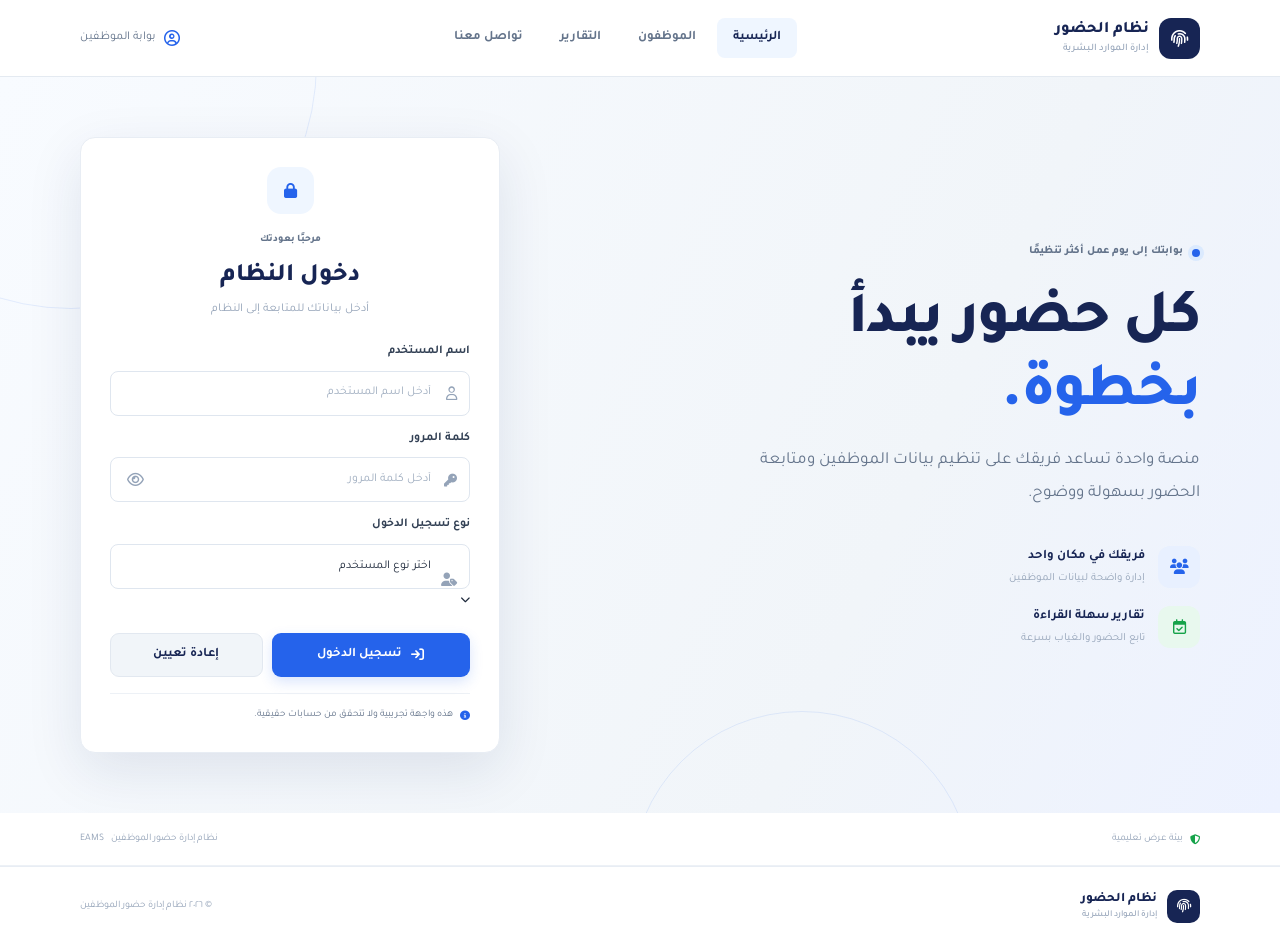
<file: index.html>
<!DOCTYPE html>
<html lang="ar" dir="rtl">
<head>
    <meta charset="UTF-8">
    <meta name="viewport" content="width=device-width, initial-scale=1.0">
    <meta name="theme-color" content="#172554">
    <meta name="description" content="نظام إدارة حضور الموظفين - تسجيل دخول تجريبي وإدارة موارد بشرية.">
    <title>تسجيل الدخول</title>
    <link rel="preconnect" href="https://fonts.googleapis.com">
    <link rel="preconnect" href="https://fonts.gstatic.com" crossorigin>
    <link href="https://fonts.googleapis.com/css2?family=Tajawal:wght@400;500;600;700;800&display=swap" rel="stylesheet">
    <link rel="stylesheet" href="https://cdnjs.cloudflare.com/ajax/libs/font-awesome/6.5.2/css/all.min.css">
    <link rel="stylesheet" href="css/style.css">
</head>
<body data-page="home">
    <header class="site-header">
        <div class="container nav-wrap">
            <a class="brand" href="index.html" aria-label="الرئيسية - نظام الحضور">
                <span class="brand-icon" aria-hidden="true"><i class="fa-solid fa-fingerprint"></i></span>
                <span class="brand-name">نظام الحضور <small>إدارة الموارد البشرية</small></span>
            </a>
            <button class="nav-toggle" type="button" aria-label="فتح القائمة" aria-expanded="false" aria-controls="main-nav">
                <span></span><span></span><span></span>
            </button>
            <nav class="main-nav" id="main-nav" aria-label="التنقل الرئيسي">
                <a class="active" href="index.html">الرئيسية</a>
                <a href="employees.html">الموظفون</a>
                <a href="reports.html">التقارير</a>
                <a href="contact.html">تواصل معنا</a>
            </nav>
            <span class="nav-label"><i class="fa-regular fa-circle-user" aria-hidden="true"></i> بوابة الموظفين</span>
        </div>
    </header>

    <main>
        <section class="login-section">
            <div class="container login-layout">
                <div class="welcome-copy">
                    <span class="eyebrow"><span class="eyebrow-dot"></span> بوابتك إلى يوم عمل أكثر تنظيمًا</span>
                    <h1>كل حضور يبدأ <span>بخطوة.</span></h1>
                    <p>منصة واحدة تساعد فريقك على تنظيم بيانات الموظفين ومتابعة الحضور بسهولة ووضوح.</p>
                    <div class="welcome-points">
                        <div><span class="point-icon"><i class="fa-solid fa-users" aria-hidden="true"></i></span><span><strong>فريقك في مكان واحد</strong><small>إدارة واضحة لبيانات الموظفين</small></span></div>
                        <div><span class="point-icon point-icon-green"><i class="fa-regular fa-calendar-check" aria-hidden="true"></i></span><span><strong>تقارير سهلة القراءة</strong><small>تابع الحضور والغياب بسرعة</small></span></div>
                    </div>
                </div>

                <section class="panel login-card" aria-labelledby="login-title">
                    <div class="login-card-heading">
                        <span class="login-mark"><i class="fa-solid fa-lock" aria-hidden="true"></i></span>
                        <span class="eyebrow">مرحبًا بعودتك</span>
                        <h2 id="login-title">دخول النظام</h2>
                        <p>أدخل بياناتك للمتابعة إلى النظام</p>
                    </div>
                    <form id="login-form" class="form-stack" novalidate>
                        <label for="username">اسم المستخدم</label>
                        <div class="input-wrap"><i class="fa-regular fa-user" aria-hidden="true"></i><input id="username" name="username" type="text" autocomplete="username" placeholder="أدخل اسم المستخدم" required minlength="2" maxlength="60"></div>
                        <label for="password">كلمة المرور</label>
                        <div class="input-wrap"><i class="fa-solid fa-key" aria-hidden="true"></i><input id="password" name="password" type="password" autocomplete="current-password" placeholder="أدخل كلمة المرور" required minlength="4" maxlength="100"><button class="password-toggle" type="button" aria-label="إظهار كلمة المرور" aria-pressed="false"><i class="fa-regular fa-eye" aria-hidden="true"></i></button></div>
                        <label for="login-type">نوع تسجيل الدخول</label>
                        <div class="input-wrap select-wrap"><i class="fa-solid fa-user-tag" aria-hidden="true"></i><select id="login-type" name="login_type" required><option value="" selected disabled>اختر نوع المستخدم</option><option value="admin">مدير النظام</option><option value="hr">موظف HR</option></select><i class="fa-solid fa-chevron-down select-chevron" aria-hidden="true"></i></div>
                        <div class="button-row">
                            <button class="button button-primary button-full" type="submit"><i class="fa-solid fa-arrow-right-to-bracket" aria-hidden="true"></i> تسجيل الدخول</button>
                            <button class="button button-secondary button-full" type="reset">إعادة تعيين</button>
                        </div>
                        <div class="form-message" id="login-message" role="status" aria-live="polite"></div>
                    </form>
                    <p class="demo-note"><i class="fa-solid fa-circle-info" aria-hidden="true"></i> هذه واجهة تجريبية ولا تتحقق من حسابات حقيقية.</p>
                </section>
            </div>
        </section>
        <section class="login-bottom">
            <div class="container login-bottom-inner"><span><i class="fa-solid fa-shield-halved" aria-hidden="true"></i> بيئة عرض تعليمية</span><span>نظام إدارة حضور الموظفين <bdi dir="ltr">EAMS</bdi></span></div>
        </section>
    </main>

    <footer class="site-footer">
        <div class="container footer-inner">
            <a class="brand footer-brand" href="index.html"><span class="brand-icon" aria-hidden="true"><i class="fa-solid fa-fingerprint"></i></span><span class="brand-name">نظام الحضور<small>إدارة الموارد البشرية</small></span></a>
            <p>© <span data-current-year></span> نظام إدارة حضور الموظفين</p>
        </div>
    </footer>
    <script src="js/script.js" defer></script>
</body>
</html>
</file>
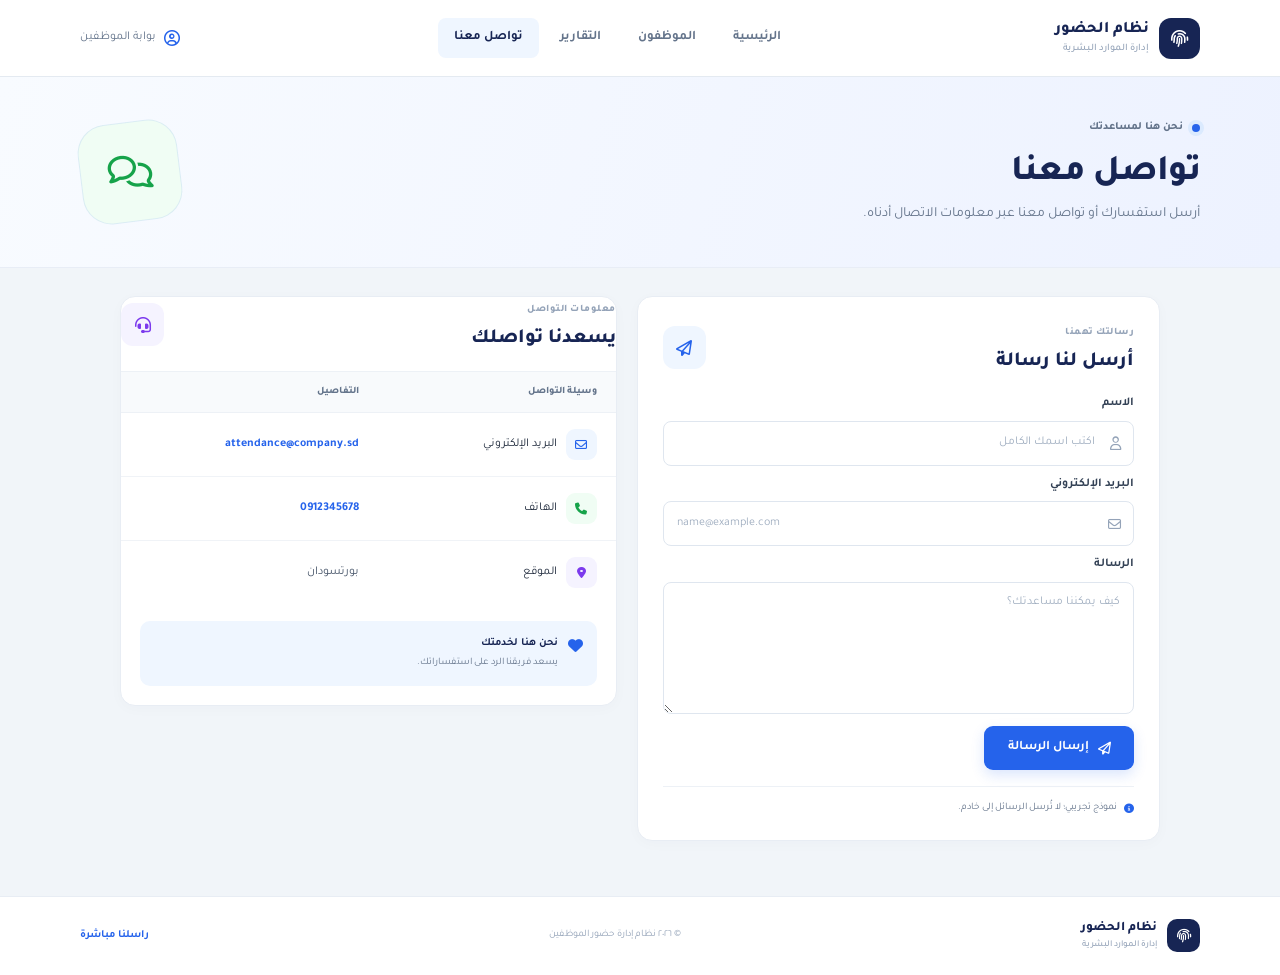
<file: contact.html>
<!DOCTYPE html>
<html lang="ar" dir="rtl">
<head>
    <meta charset="UTF-8">
    <meta name="viewport" content="width=device-width, initial-scale=1.0">
    <meta name="theme-color" content="#172554">
    <meta name="description" content="تواصل مع فريق نظام إدارة حضور الموظفين.">
    <title>تواصل معنا</title>
    <link rel="preconnect" href="https://fonts.googleapis.com">
    <link rel="preconnect" href="https://fonts.gstatic.com" crossorigin>
    <link href="https://fonts.googleapis.com/css2?family=Tajawal:wght@400;500;600;700;800&display=swap" rel="stylesheet">
    <link rel="stylesheet" href="https://cdnjs.cloudflare.com/ajax/libs/font-awesome/6.5.2/css/all.min.css">
    <link rel="stylesheet" href="css/style.css">
</head>
<body data-page="contact">
    <header class="site-header">
        <div class="container nav-wrap">
            <a class="brand" href="index.html" aria-label="الرئيسية - نظام الحضور"><span class="brand-icon" aria-hidden="true"><i class="fa-solid fa-fingerprint"></i></span><span class="brand-name">نظام الحضور <small>إدارة الموارد البشرية</small></span></a>
            <button class="nav-toggle" type="button" aria-label="فتح القائمة" aria-expanded="false" aria-controls="main-nav"><span></span><span></span><span></span></button>
            <nav class="main-nav" id="main-nav" aria-label="التنقل الرئيسي">
                <a href="index.html">الرئيسية</a><a href="employees.html">الموظفون</a><a href="reports.html">التقارير</a><a class="active" href="contact.html">تواصل معنا</a>
            </nav>
            <span class="nav-label"><i class="fa-regular fa-circle-user" aria-hidden="true"></i> بوابة الموظفين</span>
        </div>
    </header>

    <main>
        <section class="page-hero">
            <div class="container page-hero-content"><div><span class="eyebrow"><span class="eyebrow-dot"></span> نحن هنا لمساعدتك</span><h1>تواصل معنا</h1><p>أرسل استفسارك أو تواصل معنا عبر معلومات الاتصال أدناه.</p></div><div class="hero-decoration contact-decoration" aria-hidden="true"><i class="fa-regular fa-comments"></i></div></div>
        </section>

        <div class="container contact-layout">
            <section class="panel content-panel contact-form-panel" aria-labelledby="contact-form-title">
                <div class="panel-heading"><div><span class="section-kicker">رسالتك تهمنا</span><h2 id="contact-form-title">أرسل لنا رسالة</h2></div><span class="panel-icon"><i class="fa-regular fa-paper-plane" aria-hidden="true"></i></span></div>
                <form id="contact-form" class="form-stack" novalidate>
                    <div class="field"><label for="contact-name">الاسم</label><div class="input-wrap"><i class="fa-regular fa-user" aria-hidden="true"></i><input id="contact-name" name="name" type="text" placeholder="اكتب اسمك الكامل" required minlength="2" maxlength="80" autocomplete="name"></div></div>
                    <div class="field"><label for="contact-email">البريد الإلكتروني</label><div class="input-wrap"><i class="fa-regular fa-envelope" aria-hidden="true"></i><input id="contact-email" name="email" type="email" placeholder="name@example.com" required maxlength="120" autocomplete="email" dir="ltr"></div></div>
                    <div class="field"><label for="contact-message">الرسالة</label><textarea id="contact-message" name="message" rows="5" placeholder="كيف يمكننا مساعدتك؟" required minlength="10" maxlength="1000"></textarea></div>
                    <button class="button button-primary contact-submit" type="submit"><i class="fa-regular fa-paper-plane" aria-hidden="true"></i> إرسال الرسالة</button>
                    <div class="form-message" id="contact-message-status" role="status" aria-live="polite"></div>
                </form>
                <p class="demo-note"><i class="fa-solid fa-circle-info" aria-hidden="true"></i> نموذج تجريبي؛ لا تُرسل الرسائل إلى خادم.</p>
            </section>

            <section class="panel contact-info-panel" aria-labelledby="contact-info-title">
                <div class="panel-heading"><div><span class="section-kicker">معلومات التواصل</span><h2 id="contact-info-title">يسعدنا تواصلك</h2></div><span class="panel-icon panel-icon-blue"><i class="fa-solid fa-headset" aria-hidden="true"></i></span></div>
                <div class="table-scroll">
                    <table class="data-table contact-info-table">
                        <thead><tr><th scope="col">وسيلة التواصل</th><th scope="col">التفاصيل</th></tr></thead>
                        <tbody>
                            <tr><td><span class="info-label"><span class="info-icon"><i class="fa-regular fa-envelope" aria-hidden="true"></i></span> البريد الإلكتروني</span></td><td><a href="mailto:attendance@company.sd" dir="ltr">attendance@company.sd</a></td></tr>
                            <tr><td><span class="info-label"><span class="info-icon info-icon-green"><i class="fa-solid fa-phone" aria-hidden="true"></i></span> الهاتف</span></td><td><a href="tel:0912345678" dir="ltr">0912345678</a></td></tr>
                            <tr><td><span class="info-label"><span class="info-icon info-icon-purple"><i class="fa-solid fa-location-dot" aria-hidden="true"></i></span> الموقع</span></td><td>بورتسودان</td></tr>
                        </tbody>
                    </table>
                </div>
                <div class="contact-aside-note"><i class="fa-solid fa-heart" aria-hidden="true"></i><span><strong>نحن هنا لخدمتك</strong><small>يسعد فريقنا الرد على استفساراتك.</small></span></div>
            </section>
        </div>
    </main>

    <footer class="site-footer"><div class="container footer-inner"><a class="brand footer-brand" href="index.html"><span class="brand-icon" aria-hidden="true"><i class="fa-solid fa-fingerprint"></i></span><span class="brand-name">نظام الحضور<small>إدارة الموارد البشرية</small></span></a><p>© <span data-current-year></span> نظام إدارة حضور الموظفين</p><a class="footer-contact-link" href="mailto:attendance@company.sd">راسلنا مباشرة</a></div></footer>
    <script src="js/script.js" defer></script>
</body>
</html>
</file>
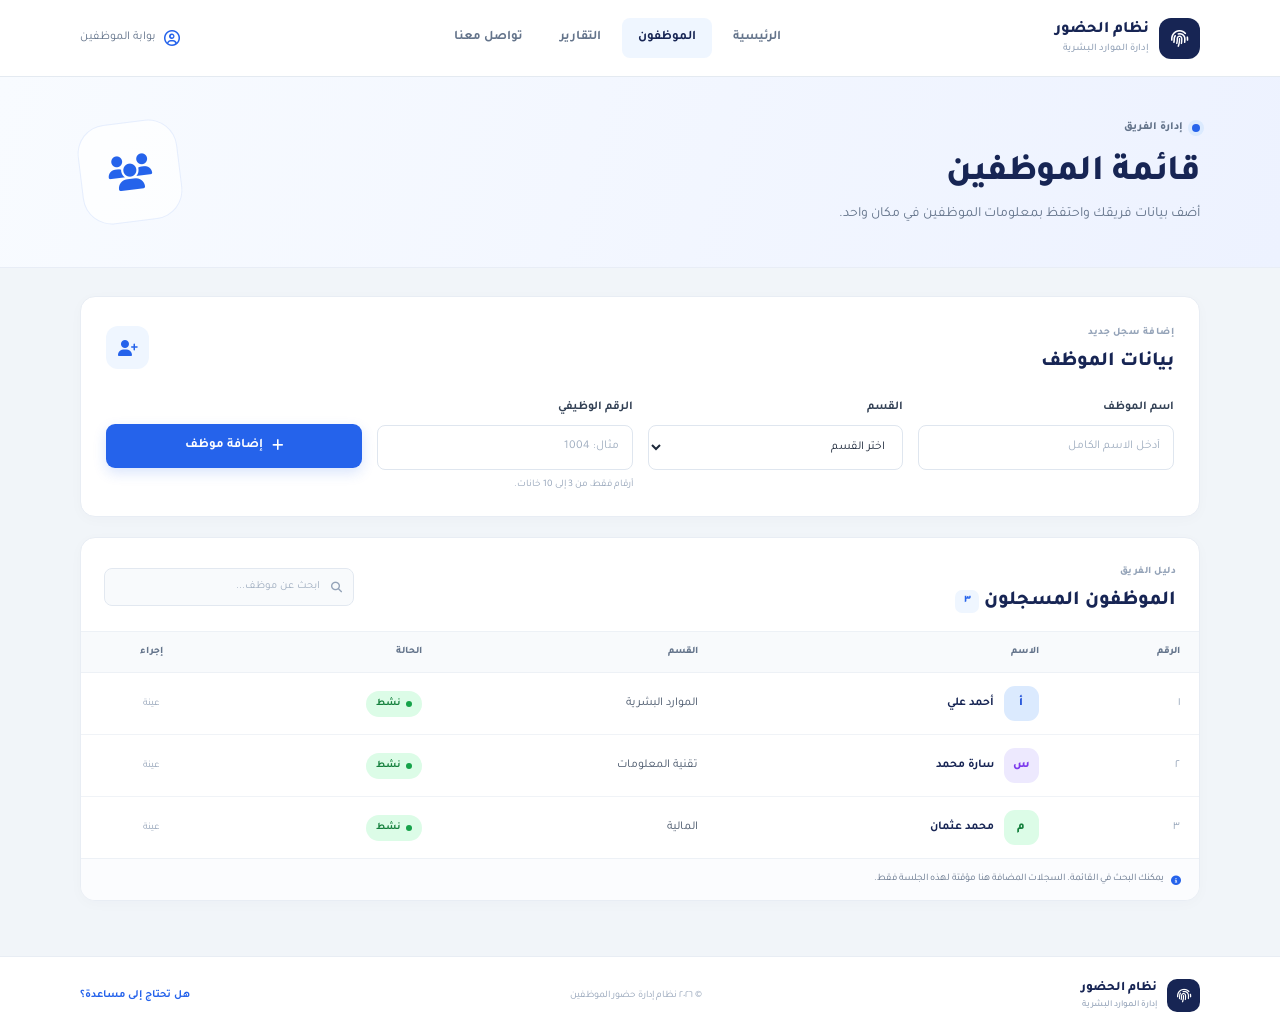
<file: employees.html>
<!DOCTYPE html>
<html lang="ar" dir="rtl">
<head>
    <meta charset="UTF-8">
    <meta name="viewport" content="width=device-width, initial-scale=1.0">
    <meta name="theme-color" content="#172554">
    <meta name="description" content="إدارة قائمة الموظفين وإضافة بيانات جديدة.">
    <title>قائمة الموظفين</title>
    <link rel="preconnect" href="https://fonts.googleapis.com">
    <link rel="preconnect" href="https://fonts.gstatic.com" crossorigin>
    <link href="https://fonts.googleapis.com/css2?family=Tajawal:wght@400;500;600;700;800&display=swap" rel="stylesheet">
    <link rel="stylesheet" href="https://cdnjs.cloudflare.com/ajax/libs/font-awesome/6.5.2/css/all.min.css">
    <link rel="stylesheet" href="css/style.css">
</head>
<body data-page="employees">
    <header class="site-header">
        <div class="container nav-wrap">
            <a class="brand" href="index.html" aria-label="الرئيسية - نظام الحضور"><span class="brand-icon" aria-hidden="true"><i class="fa-solid fa-fingerprint"></i></span><span class="brand-name">نظام الحضور <small>إدارة الموارد البشرية</small></span></a>
            <button class="nav-toggle" type="button" aria-label="فتح القائمة" aria-expanded="false" aria-controls="main-nav"><span></span><span></span><span></span></button>
            <nav class="main-nav" id="main-nav" aria-label="التنقل الرئيسي">
                <a href="index.html">الرئيسية</a><a class="active" href="employees.html">الموظفون</a><a href="reports.html">التقارير</a><a href="contact.html">تواصل معنا</a>
            </nav>
            <span class="nav-label"><i class="fa-regular fa-circle-user" aria-hidden="true"></i> بوابة الموظفين</span>
        </div>
    </header>

    <main>
        <section class="page-hero">
            <div class="container page-hero-content"><div><span class="eyebrow"><span class="eyebrow-dot"></span> إدارة الفريق</span><h1>قائمة الموظفين</h1><p>أضف بيانات فريقك واحتفظ بمعلومات الموظفين في مكان واحد.</p></div><div class="hero-decoration" aria-hidden="true"><i class="fa-solid fa-users"></i></div></div>
        </section>

        <div class="container content-layout">
            <section class="panel content-panel" aria-labelledby="add-employee-title">
                <div class="panel-heading"><div><span class="section-kicker">إضافة سجل جديد</span><h2 id="add-employee-title">بيانات الموظف</h2></div><span class="panel-icon"><i class="fa-solid fa-user-plus" aria-hidden="true"></i></span></div>
                <form id="employee-form" class="form-grid" novalidate>
                    <div class="field"><label for="employee-name">اسم الموظف</label><input id="employee-name" name="employee_name" type="text" placeholder="أدخل الاسم الكامل" required minlength="2" maxlength="80"></div>
                    <div class="field"><label for="department">القسم</label><select id="department" name="department" required><option value="" selected disabled>اختر القسم</option><option>الموارد البشرية</option><option>تقنية المعلومات</option><option>المالية</option><option>الشؤون الإدارية</option><option>التسويق</option></select></div>
                    <div class="field"><label for="employee-id">الرقم الوظيفي</label><input id="employee-id" name="employee_id" type="text" placeholder="مثال: 1004" required inputmode="numeric" pattern="[0-9]{3,10}" minlength="3" maxlength="10" aria-describedby="employee-id-hint"><small class="field-hint" id="employee-id-hint">أرقام فقط، من 3 إلى 10 خانات.</small></div>
                    <div class="field field-submit"><span class="field-label-spacer" aria-hidden="true"></span><button class="button button-primary" type="submit"><i class="fa-solid fa-plus" aria-hidden="true"></i> إضافة موظف</button></div>
                </form>
                <div class="form-message" id="employee-message" role="status" aria-live="polite"></div>
            </section>

            <section class="panel table-panel" aria-labelledby="employee-list-title">
                <div class="panel-heading table-panel-heading"><div><span class="section-kicker">دليل الفريق</span><h2 id="employee-list-title">الموظفون المسجلون <span class="count-badge" id="employee-count">٣</span></h2></div><div class="table-search"><i class="fa-solid fa-magnifying-glass" aria-hidden="true"></i><label class="sr-only" for="employee-search">ابحث عن موظف</label><input id="employee-search" type="search" placeholder="ابحث عن موظف..."></div></div>
                <div class="table-scroll">
                    <table class="data-table">
                        <thead><tr><th scope="col">الرقم</th><th scope="col">الاسم</th><th scope="col">القسم</th><th scope="col">الحالة</th><th scope="col" class="actions-heading">إجراء</th></tr></thead>
                        <tbody id="employee-table-body">
                            <tr data-employee-id="1001"><td class="employee-number">١</td><td><span class="table-person"><span class="avatar avatar-blue">أ</span><strong>أحمد علي</strong></span></td><td>الموارد البشرية</td><td><span class="status-pill status-active"><span></span> نشط</span></td><td class="actions-cell"><span class="sample-label">عينة</span></td></tr>
                            <tr data-employee-id="1002"><td class="employee-number">٢</td><td><span class="table-person"><span class="avatar avatar-purple">س</span><strong>سارة محمد</strong></span></td><td>تقنية المعلومات</td><td><span class="status-pill status-active"><span></span> نشط</span></td><td class="actions-cell"><span class="sample-label">عينة</span></td></tr>
                            <tr data-employee-id="1003"><td class="employee-number">٣</td><td><span class="table-person"><span class="avatar avatar-green">م</span><strong>محمد عثمان</strong></span></td><td>المالية</td><td><span class="status-pill status-active"><span></span> نشط</span></td><td class="actions-cell"><span class="sample-label">عينة</span></td></tr>
                        </tbody>
                    </table>
                </div>
                <p class="table-footnote"><i class="fa-solid fa-circle-info" aria-hidden="true"></i> يمكنك البحث في القائمة. السجلات المضافة هنا مؤقتة لهذه الجلسة فقط.</p>
            </section>
        </div>
    </main>

    <footer class="site-footer"><div class="container footer-inner"><a class="brand footer-brand" href="index.html"><span class="brand-icon" aria-hidden="true"><i class="fa-solid fa-fingerprint"></i></span><span class="brand-name">نظام الحضور<small>إدارة الموارد البشرية</small></span></a><p>© <span data-current-year></span> نظام إدارة حضور الموظفين</p><a class="footer-contact-link" href="contact.html">هل تحتاج إلى مساعدة؟</a></div></footer>
    <script src="js/script.js" defer></script>
</body>
</html>
</file>
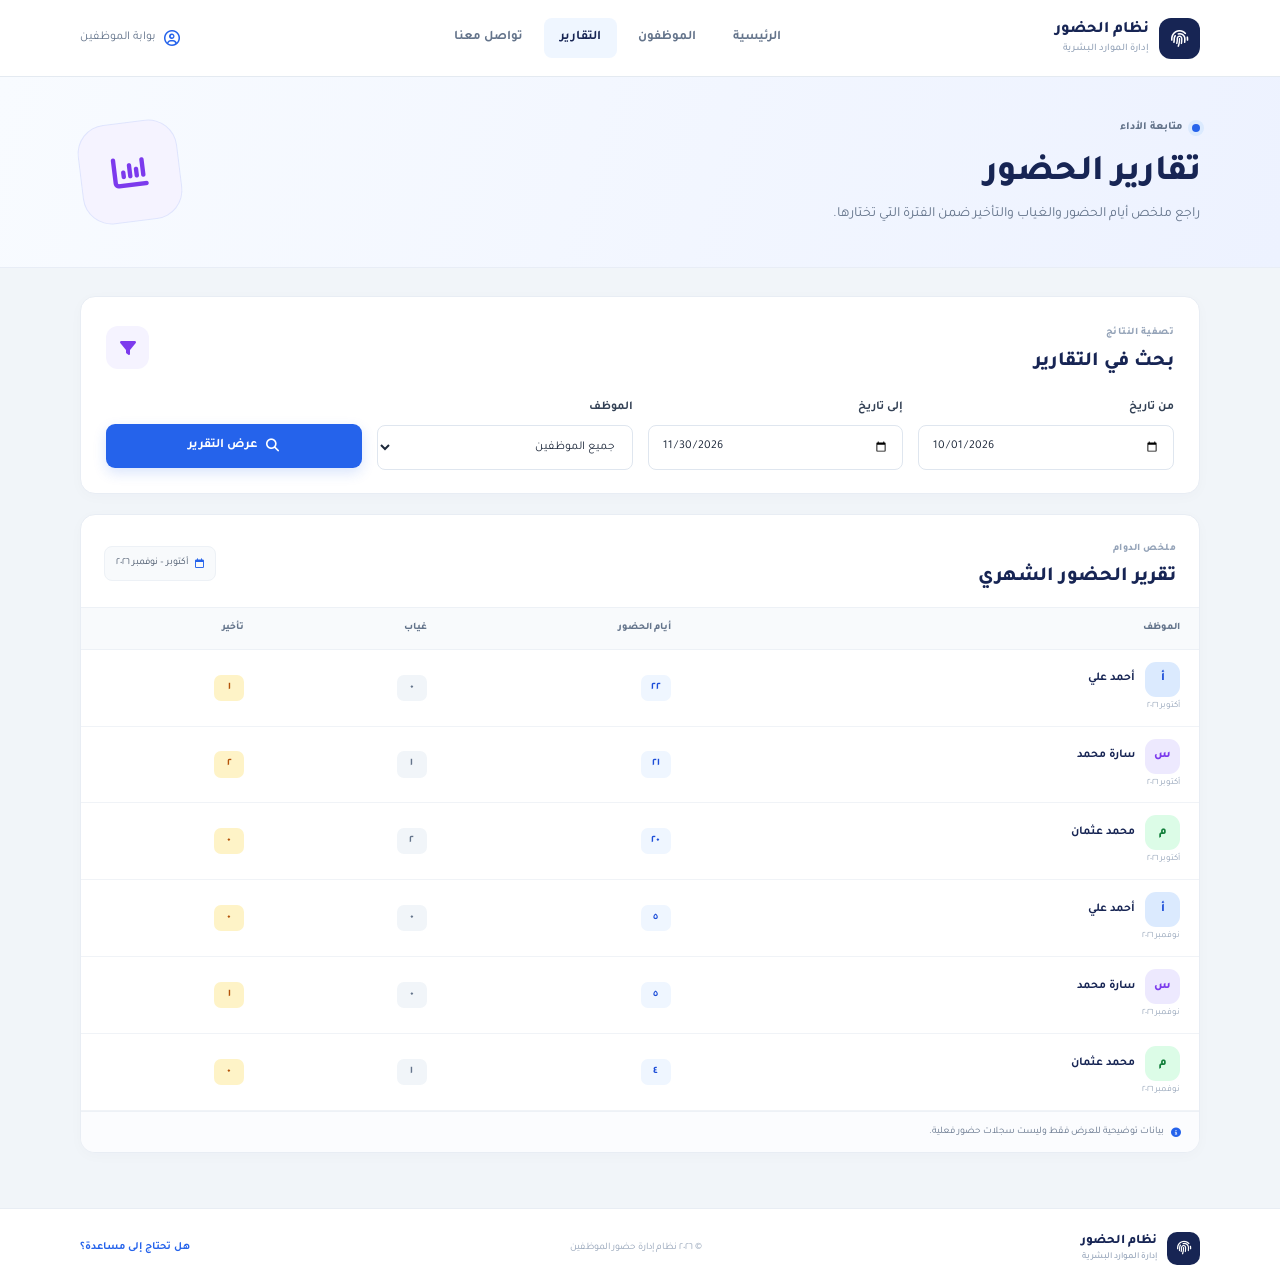
<file: reports.html>
<!DOCTYPE html>
<html lang="ar" dir="rtl">
<head>
    <meta charset="UTF-8">
    <meta name="viewport" content="width=device-width, initial-scale=1.0">
    <meta name="theme-color" content="#172554">
    <meta name="description" content="عرض تقارير الحضور الشهرية للموظفين.">
    <title>تقارير الحضور</title>
    <link rel="preconnect" href="https://fonts.googleapis.com">
    <link rel="preconnect" href="https://fonts.gstatic.com" crossorigin>
    <link href="https://fonts.googleapis.com/css2?family=Tajawal:wght@400;500;600;700;800&display=swap" rel="stylesheet">
    <link rel="stylesheet" href="https://cdnjs.cloudflare.com/ajax/libs/font-awesome/6.5.2/css/all.min.css">
    <link rel="stylesheet" href="css/style.css">
</head>
<body data-page="reports">
    <header class="site-header">
        <div class="container nav-wrap">
            <a class="brand" href="index.html" aria-label="الرئيسية - نظام الحضور"><span class="brand-icon" aria-hidden="true"><i class="fa-solid fa-fingerprint"></i></span><span class="brand-name">نظام الحضور <small>إدارة الموارد البشرية</small></span></a>
            <button class="nav-toggle" type="button" aria-label="فتح القائمة" aria-expanded="false" aria-controls="main-nav"><span></span><span></span><span></span></button>
            <nav class="main-nav" id="main-nav" aria-label="التنقل الرئيسي">
                <a href="index.html">الرئيسية</a><a href="employees.html">الموظفون</a><a class="active" href="reports.html">التقارير</a><a href="contact.html">تواصل معنا</a>
            </nav>
            <span class="nav-label"><i class="fa-regular fa-circle-user" aria-hidden="true"></i> بوابة الموظفين</span>
        </div>
    </header>

    <main>
        <section class="page-hero">
            <div class="container page-hero-content"><div><span class="eyebrow"><span class="eyebrow-dot"></span> متابعة الأداء</span><h1>تقارير الحضور</h1><p>راجع ملخص أيام الحضور والغياب والتأخير ضمن الفترة التي تختارها.</p></div><div class="hero-decoration report-decoration" aria-hidden="true"><i class="fa-solid fa-chart-column"></i></div></div>
        </section>

        <div class="container content-layout">
            <section class="panel content-panel report-filter-panel" aria-labelledby="report-filter-title">
                <div class="panel-heading"><div><span class="section-kicker">تصفية النتائج</span><h2 id="report-filter-title">بحث في التقارير</h2></div><span class="panel-icon panel-icon-blue"><i class="fa-solid fa-filter" aria-hidden="true"></i></span></div>
                <form id="report-form" class="report-filter-form" novalidate>
                    <div class="field"><label for="start-date">من تاريخ</label><input id="start-date" name="start_date" type="date" value="2026-10-01" required></div>
                    <div class="field"><label for="end-date">إلى تاريخ</label><input id="end-date" name="end_date" type="date" value="2026-11-30" required></div>
                    <div class="field"><label for="report-employee">الموظف</label><select id="report-employee" name="employee"><option value="all">جميع الموظفين</option><option value="أحمد علي">أحمد علي</option><option value="سارة محمد">سارة محمد</option><option value="محمد عثمان">محمد عثمان</option></select></div>
                    <div class="field field-submit"><span class="field-label-spacer" aria-hidden="true"></span><button class="button button-primary" type="submit"><i class="fa-solid fa-magnifying-glass" aria-hidden="true"></i> عرض التقرير</button></div>
                </form>
                <div class="form-message" id="report-message" role="status" aria-live="polite"></div>
            </section>

            <section class="panel table-panel" aria-labelledby="monthly-report-title">
                <div class="panel-heading table-panel-heading"><div><span class="section-kicker">ملخص الدوام</span><h2 id="monthly-report-title">تقرير الحضور الشهري</h2></div><span class="report-period" id="report-period"><i class="fa-regular fa-calendar" aria-hidden="true"></i> أكتوبر – نوفمبر ٢٠٢٦</span></div>
                <div class="table-scroll">
                    <table class="data-table report-table">
                        <thead><tr><th scope="col">الموظف</th><th scope="col">أيام الحضور</th><th scope="col">غياب</th><th scope="col">تأخير</th></tr></thead>
                        <tbody id="report-table-body">
                            <tr data-employee="أحمد علي" data-month="2026-10"><td><span class="table-person"><span class="avatar avatar-blue">أ</span><strong>أحمد علي</strong></span><small class="month-label">أكتوبر ٢٠٢٦</small></td><td><span class="number-chip">٢٢</span></td><td><span class="number-chip number-muted">٠</span></td><td><span class="number-chip number-warning">١</span></td></tr>
                            <tr data-employee="سارة محمد" data-month="2026-10"><td><span class="table-person"><span class="avatar avatar-purple">س</span><strong>سارة محمد</strong></span><small class="month-label">أكتوبر ٢٠٢٦</small></td><td><span class="number-chip">٢١</span></td><td><span class="number-chip number-muted">١</span></td><td><span class="number-chip number-warning">٢</span></td></tr>
                            <tr data-employee="محمد عثمان" data-month="2026-10"><td><span class="table-person"><span class="avatar avatar-green">م</span><strong>محمد عثمان</strong></span><small class="month-label">أكتوبر ٢٠٢٦</small></td><td><span class="number-chip">٢٠</span></td><td><span class="number-chip number-muted">٢</span></td><td><span class="number-chip number-warning">٠</span></td></tr>
                            <tr data-employee="أحمد علي" data-month="2026-11"><td><span class="table-person"><span class="avatar avatar-blue">أ</span><strong>أحمد علي</strong></span><small class="month-label">نوفمبر ٢٠٢٦</small></td><td><span class="number-chip">٥</span></td><td><span class="number-chip number-muted">٠</span></td><td><span class="number-chip number-warning">٠</span></td></tr>
                            <tr data-employee="سارة محمد" data-month="2026-11"><td><span class="table-person"><span class="avatar avatar-purple">س</span><strong>سارة محمد</strong></span><small class="month-label">نوفمبر ٢٠٢٦</small></td><td><span class="number-chip">٥</span></td><td><span class="number-chip number-muted">٠</span></td><td><span class="number-chip number-warning">١</span></td></tr>
                            <tr data-employee="محمد عثمان" data-month="2026-11"><td><span class="table-person"><span class="avatar avatar-green">م</span><strong>محمد عثمان</strong></span><small class="month-label">نوفمبر ٢٠٢٦</small></td><td><span class="number-chip">٤</span></td><td><span class="number-chip number-muted">١</span></td><td><span class="number-chip number-warning">٠</span></td></tr>
                            <tr class="no-results-row" id="report-empty" hidden><td colspan="4" class="empty-state"><i class="fa-regular fa-folder-open" aria-hidden="true"></i><strong>لا توجد نتائج مطابقة</strong><span>جرّب تغيير الموظف أو الفترة المحددة.</span></td></tr>
                        </tbody>
                    </table>
                </div>
                <p class="table-footnote"><i class="fa-solid fa-circle-info" aria-hidden="true"></i> بيانات توضيحية للعرض فقط وليست سجلات حضور فعلية.</p>
            </section>
        </div>
    </main>

    <footer class="site-footer"><div class="container footer-inner"><a class="brand footer-brand" href="index.html"><span class="brand-icon" aria-hidden="true"><i class="fa-solid fa-fingerprint"></i></span><span class="brand-name">نظام الحضور<small>إدارة الموارد البشرية</small></span></a><p>© <span data-current-year></span> نظام إدارة حضور الموظفين</p><a class="footer-contact-link" href="contact.html">هل تحتاج إلى مساعدة؟</a></div></footer>
    <script src="js/script.js" defer></script>
</body>
</html>
</file>
<file: css/style.css>
:root {
    --navy: #172554;
    --blue: #2563eb;
    --blue-hover: #1d4ed8;
    --background: #f1f5f9;
    --white: #ffffff;
    --green: #16a34a;
    --red: #dc2626;
    --text: #1e293b;
    --muted: #64748b;
    --line: #e2e8f0;
    --surface: #f8fafc;
    --purple: #7c3aed;
    --shadow: 0 14px 36px rgba(23, 37, 84, .07);
}

* { box-sizing: border-box; }
html { min-width: 320px; scroll-behavior: smooth; }
body {
    min-height: 100vh;
    margin: 0;
    display: flex;
    flex-direction: column;
    color: var(--text);
    background: var(--background);
    font-family: "Tajawal", sans-serif;
    font-size: 15px;
    line-height: 1.65;
    -webkit-font-smoothing: antialiased;
}
main { flex: 1; }
a { color: inherit; text-decoration: none; }
button, input, select, textarea { font: inherit; }
button, a { -webkit-tap-highlight-color: transparent; }
button { cursor: pointer; }
.container { width: min(1120px, calc(100% - 48px)); margin-inline: auto; }
.sr-only {
    position: absolute;
    width: 1px;
    height: 1px;
    padding: 0;
    margin: -1px;
    overflow: hidden;
    clip: rect(0, 0, 0, 0);
    white-space: nowrap;
    border: 0;
}

/* Shared header and navigation */
.site-header {
    position: sticky;
    z-index: 20;
    top: 0;
    background: rgba(255, 255, 255, .95);
    border-bottom: 1px solid rgba(226, 232, 240, .9);
    backdrop-filter: blur(14px);
}
.nav-wrap { min-height: 76px; display: flex; align-items: center; justify-content: space-between; gap: 25px; }
.brand { display: inline-flex; align-items: center; gap: 10px; flex-shrink: 0; }
.brand-icon {
    width: 41px;
    height: 41px;
    display: grid;
    place-items: center;
    color: var(--white);
    background: var(--navy);
    border-radius: 12px;
    font-size: 17px;
}
.brand-name { color: var(--navy); font-size: 16px; font-weight: 800; line-height: 1.2; }
.brand-name small { display: block; margin-top: 3px; color: #94a3b8; font-size: 10px; font-weight: 500; }
.main-nav { display: flex; align-items: center; gap: 5px; }
.main-nav a {
    padding: 9px 16px;
    color: #64748b;
    border-radius: 8px;
    font-size: 13px;
    font-weight: 600;
    transition: color .2s, background .2s, transform .2s;
}
.main-nav a:hover, .main-nav a.active { color: var(--navy); background: #eff6ff; }
.main-nav a:hover { transform: translateY(-1px); }
.nav-label { display: inline-flex; align-items: center; gap: 8px; color: #64748b; font-size: 12px; }
.nav-label i { color: var(--blue); font-size: 16px; }
.nav-toggle { display: none; width: 42px; height: 42px; padding: 10px; background: white; border: 1px solid var(--line); border-radius: 10px; }
.nav-toggle span { display: block; width: 18px; height: 2px; margin: 4px auto; background: var(--navy); border-radius: 2px; transition: transform .2s, opacity .2s; }
.nav-toggle[aria-expanded="true"] span:first-child { transform: translateY(6px) rotate(45deg); }
.nav-toggle[aria-expanded="true"] span:nth-child(2) { opacity: 0; }
.nav-toggle[aria-expanded="true"] span:last-child { transform: translateY(-6px) rotate(-45deg); }

/* Shared controls and panels */
.button {
    min-height: 44px;
    padding: 0 18px;
    display: inline-flex;
    align-items: center;
    justify-content: center;
    gap: 9px;
    border: 1px solid transparent;
    border-radius: 9px;
    font-size: 13px;
    font-weight: 700;
    transition: color .2s, background .2s, border-color .2s, box-shadow .2s, transform .2s;
}
.button:hover { transform: translateY(-2px); }
.button:focus-visible, .nav-toggle:focus-visible, .main-nav a:focus-visible { outline: 3px solid #93c5fd; outline-offset: 3px; }
.button-primary { color: var(--white); background: var(--blue); box-shadow: 0 5px 13px rgba(37, 99, 235, .17); }
.button-primary:hover { background: var(--blue-hover); box-shadow: 0 8px 18px rgba(37, 99, 235, .22); }
.button-secondary { color: var(--navy); background: #f1f5f9; border-color: #e2e8f0; }
.button-secondary:hover { background: #e8eef6; }
.panel { background: var(--white); border: 1px solid #e8edf4; border-radius: 15px; box-shadow: 0 3px 14px rgba(23, 37, 84, .025); }
.panel-heading { display: flex; align-items: center; justify-content: space-between; gap: 18px; margin-bottom: 22px; }
.panel-heading h2 { margin: 4px 0 0; color: var(--navy); font-size: 20px; font-weight: 800; line-height: 1.35; }
.section-kicker { color: #94a3b8; font-size: 10px; font-weight: 800; letter-spacing: .5px; }
.panel-icon {
    width: 43px;
    height: 43px;
    display: grid;
    place-items: center;
    color: #2563eb;
    background: #eff6ff;
    border-radius: 12px;
    font-size: 16px;
}
.panel-icon-blue { color: var(--purple); background: #f5f3ff; }
.field { min-width: 0; display: flex; flex-direction: column; gap: 7px; }
.field label, .form-stack > label { color: #334155; font-size: 12px; font-weight: 700; }
.field input, .field select, .form-stack input, .form-stack select, .form-stack textarea {
    width: 100%;
    min-height: 45px;
    padding: 10px 13px;
    color: var(--text);
    background: #fff;
    border: 1px solid #dfe6ef;
    border-radius: 8px;
    outline: none;
    font-size: 12px;
    transition: border-color .2s, box-shadow .2s;
}
.field input::placeholder, .form-stack input::placeholder, .form-stack textarea::placeholder { color: #a0aec0; }
.field input:focus, .field select:focus, .form-stack input:focus, .form-stack select:focus, .form-stack textarea:focus, .table-search input:focus {
    border-color: #93c5fd;
    box-shadow: 0 0 0 3px rgba(37, 99, 235, .11);
}
.field input[aria-invalid="true"], .field select[aria-invalid="true"], .form-stack input[aria-invalid="true"], .form-stack textarea[aria-invalid="true"] { border-color: #f87171; }
.field-hint { color: #94a3b8; font-size: 10px; }
.field-submit { justify-content: flex-end; }
.field-label-spacer { min-height: 19px; }
.form-message { min-height: 0; margin-top: 10px; font-size: 12px; }
.form-message:empty { display: none; }
.form-message.success, .form-message.error, .form-message.info { padding: 10px 12px; border-radius: 8px; }
.form-message.success { color: #166534; background: #f0fdf4; border: 1px solid #bbf7d0; }
.form-message.error { color: #991b1b; background: #fef2f2; border: 1px solid #fecaca; }
.form-message.info { color: #1e40af; background: #eff6ff; border: 1px solid #bfdbfe; }

/* Login page */
.login-section { position: relative; overflow: hidden; background: linear-gradient(115deg, #f8fbff 0%, #f1f5f9 68%, #edf2ff 100%); }
.login-section::before, .login-section::after { position: absolute; z-index: 0; border: 1px solid rgba(37, 99, 235, .1); border-radius: 50%; content: ""; pointer-events: none; }
.login-section::before { width: 490px; height: 490px; top: -260px; left: -175px; }
.login-section::after { width: 340px; height: 340px; bottom: -240px; right: 24%; }
.login-layout { position: relative; z-index: 1; min-height: 590px; display: grid; grid-template-columns: 1fr 420px; align-items: center; gap: 75px; padding-block: 60px; }
.welcome-copy { max-width: 540px; }
.eyebrow { display: inline-flex; align-items: center; gap: 9px; color: #64748b; font-size: 11px; font-weight: 800; }
.eyebrow-dot { width: 8px; height: 8px; background: var(--blue); border-radius: 50%; box-shadow: 0 0 0 4px #dbeafe; }
.welcome-copy h1 { margin: 19px 0 14px; color: var(--navy); font-size: clamp(42px, 5vw, 62px); font-weight: 800; line-height: 1.17; letter-spacing: -1.8px; }
.welcome-copy h1 span { color: var(--blue); }
.welcome-copy > p { max-width: 460px; margin: 0; color: #64748b; font-size: 17px; line-height: 1.9; }
.welcome-points { display: grid; gap: 18px; margin-top: 36px; }
.welcome-points > div { display: flex; align-items: center; gap: 13px; }
.point-icon { width: 42px; height: 42px; display: grid; place-items: center; color: var(--blue); background: #e8f0ff; border-radius: 12px; }
.point-icon-green { color: var(--green); background: #e8f8ee; }
.welcome-points strong, .welcome-points small { display: block; }
.welcome-points strong { color: var(--navy); font-size: 13px; }
.welcome-points small { margin-top: 2px; color: #94a3b8; font-size: 11px; }
.login-card { padding: 29px; box-shadow: 0 18px 55px rgba(23, 37, 84, .1); }
.login-card-heading { text-align: center; }
.login-mark { width: 47px; height: 47px; display: grid; place-items: center; margin: 0 auto 13px; color: var(--blue); background: #eff6ff; border-radius: 14px; }
.login-card-heading .eyebrow { font-size: 10px; }
.login-card-heading h2 { margin: 4px 0 0; color: var(--navy); font-size: 25px; font-weight: 800; }
.login-card-heading p { margin: 3px 0 22px; color: #94a3b8; font-size: 12px; }
.form-stack { display: grid; gap: 9px; }
.form-stack > label:not(:first-child) { margin-top: 4px; }
.input-wrap { position: relative; }
.input-wrap > i:first-child { position: absolute; z-index: 1; top: 50%; right: 13px; color: #94a3b8; font-size: 13px; transform: translateY(-50%); pointer-events: none; }
.input-wrap input, .input-wrap select { padding-right: 38px; }
.input-wrap input[type="password"], .input-wrap input[type="text"] { padding-left: 40px; }
.input-wrap select { appearance: none; cursor: pointer; }
.select-chevron { right: auto !important; left: 13px; font-size: 10px !important; }
.password-toggle { position: absolute; top: 50%; left: 10px; width: 30px; height: 30px; display: grid; place-items: center; color: #94a3b8; background: transparent; border: 0; transform: translateY(-50%); }
.password-toggle:hover { color: var(--blue); }
.button-row { display: grid; grid-template-columns: 1.3fr 1fr; gap: 9px; margin-top: 10px; }
.button-full { width: 100%; }
.demo-note { display: flex; align-items: flex-start; gap: 7px; margin: 16px 0 0; padding-top: 13px; color: #64748b; border-top: 1px solid #edf1f6; font-size: 10px; }
.demo-note i { margin-top: 3px; color: var(--blue); }
.login-bottom { background: #fff; border-bottom: 1px solid #edf1f6; }
.login-bottom-inner { min-height: 52px; display: flex; align-items: center; justify-content: space-between; gap: 14px; color: #94a3b8; font-size: 10px; }
.login-bottom-inner span { display: inline-flex; align-items: center; gap: 7px; }
.login-bottom-inner i { color: var(--green); }

/* Page heading and content */
.page-hero { position: relative; overflow: hidden; background: linear-gradient(105deg, #f8fbff 0%, #edf2ff 100%); border-bottom: 1px solid #e8edf6; }
.page-hero-content { min-height: 190px; display: flex; align-items: center; justify-content: space-between; gap: 30px; padding-block: 30px; }
.page-hero h1 { margin: 8px 0 5px; color: var(--navy); font-size: 36px; font-weight: 800; letter-spacing: -.5px; line-height: 1.3; }
.page-hero p { margin: 0; color: #64748b; font-size: 14px; }
.hero-decoration { width: 100px; height: 100px; flex-shrink: 0; display: grid; place-items: center; color: #2563eb; background: rgba(255,255,255,.7); border: 1px solid rgba(37,99,235,.1); border-radius: 29px; font-size: 35px; transform: rotate(-7deg); }
.report-decoration { color: var(--purple); background: #f5f3ff; }
.contact-decoration { color: var(--green); background: #f0fdf4; }
.content-layout { display: grid; gap: 20px; padding-block: 28px 55px; }
.content-panel { padding: 23px 25px; }
.form-grid { display: grid; grid-template-columns: repeat(4, minmax(0, 1fr)); align-items: start; gap: 15px; }
.table-panel { overflow: hidden; }
.table-panel-heading { padding: 21px 23px 16px; margin: 0; }
.table-search { position: relative; width: min(250px, 45%); }
.table-search > i { position: absolute; top: 50%; right: 12px; color: #94a3b8; font-size: 11px; transform: translateY(-50%); }
.table-search input { width: 100%; height: 38px; padding: 0 33px 0 11px; color: var(--text); background: #f8fafc; border: 1px solid #e2e8f0; border-radius: 8px; outline: 0; font-size: 11px; }
.table-search input::placeholder { color: #a0aec0; }
.count-badge { min-width: 24px; height: 23px; display: inline-grid; place-items: center; padding-inline: 5px; color: var(--blue); background: #eff6ff; border-radius: 7px; font-size: 11px; vertical-align: 2px; }
.table-scroll { width: 100%; overflow-x: auto; }
.data-table { width: 100%; border-collapse: collapse; text-align: right; white-space: nowrap; }
.data-table thead th { padding: 12px 19px; color: #64748b; background: #f8fafc; border-block: 1px solid #edf1f6; font-size: 10px; font-weight: 800; }
.data-table tbody td { padding: 13px 19px; color: #475569; border-bottom: 1px solid #f0f3f7; font-size: 12px; }
.data-table tbody tr:last-child td { border-bottom: 0; }
.data-table tbody tr:not(.no-results-row):hover { background: #fcfdff; }
.employee-number { color: #94a3b8 !important; }
.table-person { display: inline-flex; align-items: center; gap: 10px; }
.table-person strong { color: var(--navy); font-size: 12px; font-weight: 700; }
.avatar { width: 35px; height: 35px; flex: 0 0 35px; display: grid; place-items: center; color: #1d4ed8; background: #dbeafe; border-radius: 11px; font-size: 12px; font-weight: 800; }
.avatar-purple { color: #7c3aed; background: #ede9fe; }
.avatar-green { color: #15803d; background: #dcfce7; }
.status-pill { display: inline-flex; align-items: center; gap: 6px; padding: 5px 10px; color: #15803d; background: #dcfce7; border-radius: 18px; font-size: 10px; font-weight: 700; }
.status-pill > span { width: 6px; height: 6px; background: #16a34a; border-radius: 50%; }
.actions-heading, .actions-cell { text-align: center !important; }
.sample-label { color: #94a3b8; font-size: 10px; }
.delete-row-button { width: 30px; height: 30px; color: #94a3b8; background: transparent; border: 1px solid transparent; border-radius: 7px; }
.delete-row-button:hover { color: var(--red); background: #fef2f2; border-color: #fecaca; }
.table-footnote { display: flex; align-items: center; gap: 7px; margin: 0; padding: 12px 18px; color: #64748b; background: #fbfcfe; border-top: 1px solid #edf1f6; font-size: 10px; }
.table-footnote i { color: var(--blue); }
.empty-state { padding: 36px 15px !important; color: #94a3b8 !important; text-align: center; white-space: normal; }
.empty-state i, .empty-state strong, .empty-state span { display: block; }
.empty-state i { margin-bottom: 8px; color: #93c5fd; font-size: 22px; }
.empty-state strong { color: var(--navy); font-size: 13px; }
.empty-state span { margin-top: 3px; font-size: 11px; }

/* Reports page */
.report-filter-form { display: grid; grid-template-columns: repeat(4, minmax(0, 1fr)); align-items: start; gap: 15px; }
.report-period { display: inline-flex; align-items: center; gap: 7px; padding: 8px 11px; color: #475569; background: #f8fafc; border: 1px solid #edf1f6; border-radius: 8px; font-size: 10px; }
.report-period i { color: var(--blue); }
.report-table tbody td { padding-block: 12px; }
.report-table tbody td:first-child { min-width: 190px; }
.report-table tbody td:first-child > .month-label { display: block; margin: 2px 0 0 45px; color: #94a3b8; font-size: 9px; }
.number-chip { min-width: 30px; display: inline-grid; place-items: center; padding: 4px 8px; color: #1d4ed8; background: #eff6ff; border-radius: 7px; font-size: 11px; font-weight: 700; }
.number-muted { color: #64748b; background: #f1f5f9; }
.number-warning { color: #b45309; background: #fef3c7; }
.no-results-row[hidden] { display: none; }
.no-results-row td { padding: 0 !important; }

/* Contact page */
.contact-layout { width: min(1040px, calc(100% - 48px)); display: grid; grid-template-columns: 1fr .95fr; align-items: start; gap: 20px; padding-block: 28px 55px; }
.contact-form-panel .panel-heading, .contact-info-panel .panel-heading { margin-bottom: 18px; }
.form-stack .field { gap: 7px; }
.form-stack textarea { min-height: 132px; resize: vertical; }
.input-wrap > i:first-child { position: absolute; z-index: 1; top: 50%; right: 13px; color: #94a3b8; transform: translateY(-50%); pointer-events: none; }
.form-stack .input-wrap input { padding-right: 38px; }
.form-stack .input-wrap input[dir="ltr"] { text-align: left; }
.contact-submit { justify-self: start; min-width: 150px; margin-top: 3px; }
.contact-info-table th:first-child { width: 48%; }
.contact-info-table td { padding-block: 16px !important; }
.contact-info-table td a { color: var(--blue); font-weight: 600; }
.contact-info-table td a:hover { text-decoration: underline; }
.info-label { display: inline-flex; align-items: center; gap: 9px; color: var(--text); }
.info-icon { width: 31px; height: 31px; display: grid; place-items: center; color: var(--blue); background: #eff6ff; border-radius: 9px; }
.info-icon-green { color: var(--green); background: #f0fdf4; }
.info-icon-purple { color: var(--purple); background: #f5f3ff; }
.contact-aside-note { display: flex; align-items: flex-start; gap: 10px; margin: 17px 19px 19px; padding: 14px; color: #2563eb; background: #eff6ff; border-radius: 10px; }
.contact-aside-note > i { margin-top: 3px; }
.contact-aside-note strong, .contact-aside-note small { display: block; }
.contact-aside-note strong { color: var(--navy); font-size: 11px; }
.contact-aside-note small { margin-top: 2px; color: #64748b; font-size: 10px; }

/* Shared footer */
.site-footer { margin-top: auto; background: var(--white); border-top: 1px solid #e8edf4; }
.footer-inner { min-height: 78px; display: flex; align-items: center; justify-content: space-between; gap: 18px; }
.footer-brand .brand-icon { width: 33px; height: 33px; border-radius: 10px; font-size: 14px; }
.footer-brand .brand-name { font-size: 13px; }
.footer-brand .brand-name small { font-size: 9px; }
.footer-inner > p { margin: 0; color: #94a3b8; font-size: 10px; }
.footer-contact-link { color: var(--blue); font-size: 11px; font-weight: 600; }
.footer-contact-link:hover { text-decoration: underline; }

@media (max-width: 950px) {
    .nav-wrap { gap: 12px; }
    .main-nav a { padding-inline: 11px; }
    .nav-label { font-size: 10px; }
    .login-layout { grid-template-columns: 1fr 390px; gap: 32px; }
    .welcome-copy h1 { font-size: 48px; }
    .form-grid, .report-filter-form { grid-template-columns: repeat(2, minmax(0, 1fr)); }
}
@media (max-width: 720px) {
    .container, .contact-layout { width: min(100% - 32px, 560px); }
    .nav-wrap { position: relative; min-height: 68px; }
    .nav-toggle { display: block; margin-right: auto; }
    .nav-label { display: none; }
    .main-nav { position: absolute; top: calc(100% + 1px); right: -16px; left: -16px; display: none; align-items: stretch; gap: 3px; padding: 10px 16px 14px; background: white; border-bottom: 1px solid var(--line); box-shadow: 0 12px 18px rgba(23, 37, 84, .08); }
    .main-nav.is-open { display: flex; flex-direction: column; }
    .main-nav a { padding: 11px 13px; }
    .login-layout { min-height: initial; grid-template-columns: 1fr; gap: 30px; padding-block: 43px; }
    .welcome-copy { max-width: 100%; }
    .welcome-copy h1 { margin-block: 13px 9px; font-size: clamp(39px, 9vw, 51px); }
    .welcome-copy > p { max-width: 500px; font-size: 14px; }
    .welcome-points { display: none; }
    .login-card { width: min(100%, 470px); justify-self: center; }
    .login-section::after { right: -130px; }
    .page-hero-content { min-height: 155px; }
    .page-hero h1 { font-size: 31px; }
    .page-hero p { max-width: 470px; font-size: 12px; }
    .hero-decoration { width: 75px; height: 75px; border-radius: 23px; font-size: 27px; }
    .content-layout { padding-block: 19px 38px; }
    .content-panel { padding: 19px; }
    .table-panel-heading { padding: 18px 19px 15px; }
    .contact-layout { grid-template-columns: 1fr; gap: 14px; padding-block: 20px 40px; }
    .footer-inner { flex-wrap: wrap; padding-block: 13px; }
}
@media (max-width: 480px) {
    .container, .contact-layout { width: calc(100% - 26px); }
    .brand-name { font-size: 14px; }
    .brand-icon { width: 37px; height: 37px; }
    .login-layout { padding-block: 34px; }
    .welcome-copy h1 { font-size: 40px; letter-spacing: -1px; }
    .welcome-copy > p { font-size: 13px; }
    .login-card { padding: 21px 18px; }
    .button-row { grid-template-columns: 1fr; }
    .login-bottom-inner { min-height: 48px; font-size: 9px; }
    .page-hero-content { min-height: 140px; }
    .page-hero h1 { font-size: 27px; }
    .hero-decoration { width: 56px; height: 56px; border-radius: 18px; font-size: 22px; }
    .form-grid, .report-filter-form { grid-template-columns: 1fr; gap: 12px; }
    .field-label-spacer { display: none; }
    .field-submit .button { width: 100%; }
    .panel-heading h2 { font-size: 18px; }
    .table-panel-heading { align-items: flex-start; flex-direction: column; }
    .table-search { width: 100%; }
    .report-period { max-width: 100%; }
    .footer-inner { justify-content: center; text-align: center; }
    .footer-brand { width: 100%; justify-content: center; }
}
@media (prefers-reduced-motion: reduce) {
    *, *::before, *::after { scroll-behavior: auto !important; transition-duration: .01ms !important; }
}
</file>
